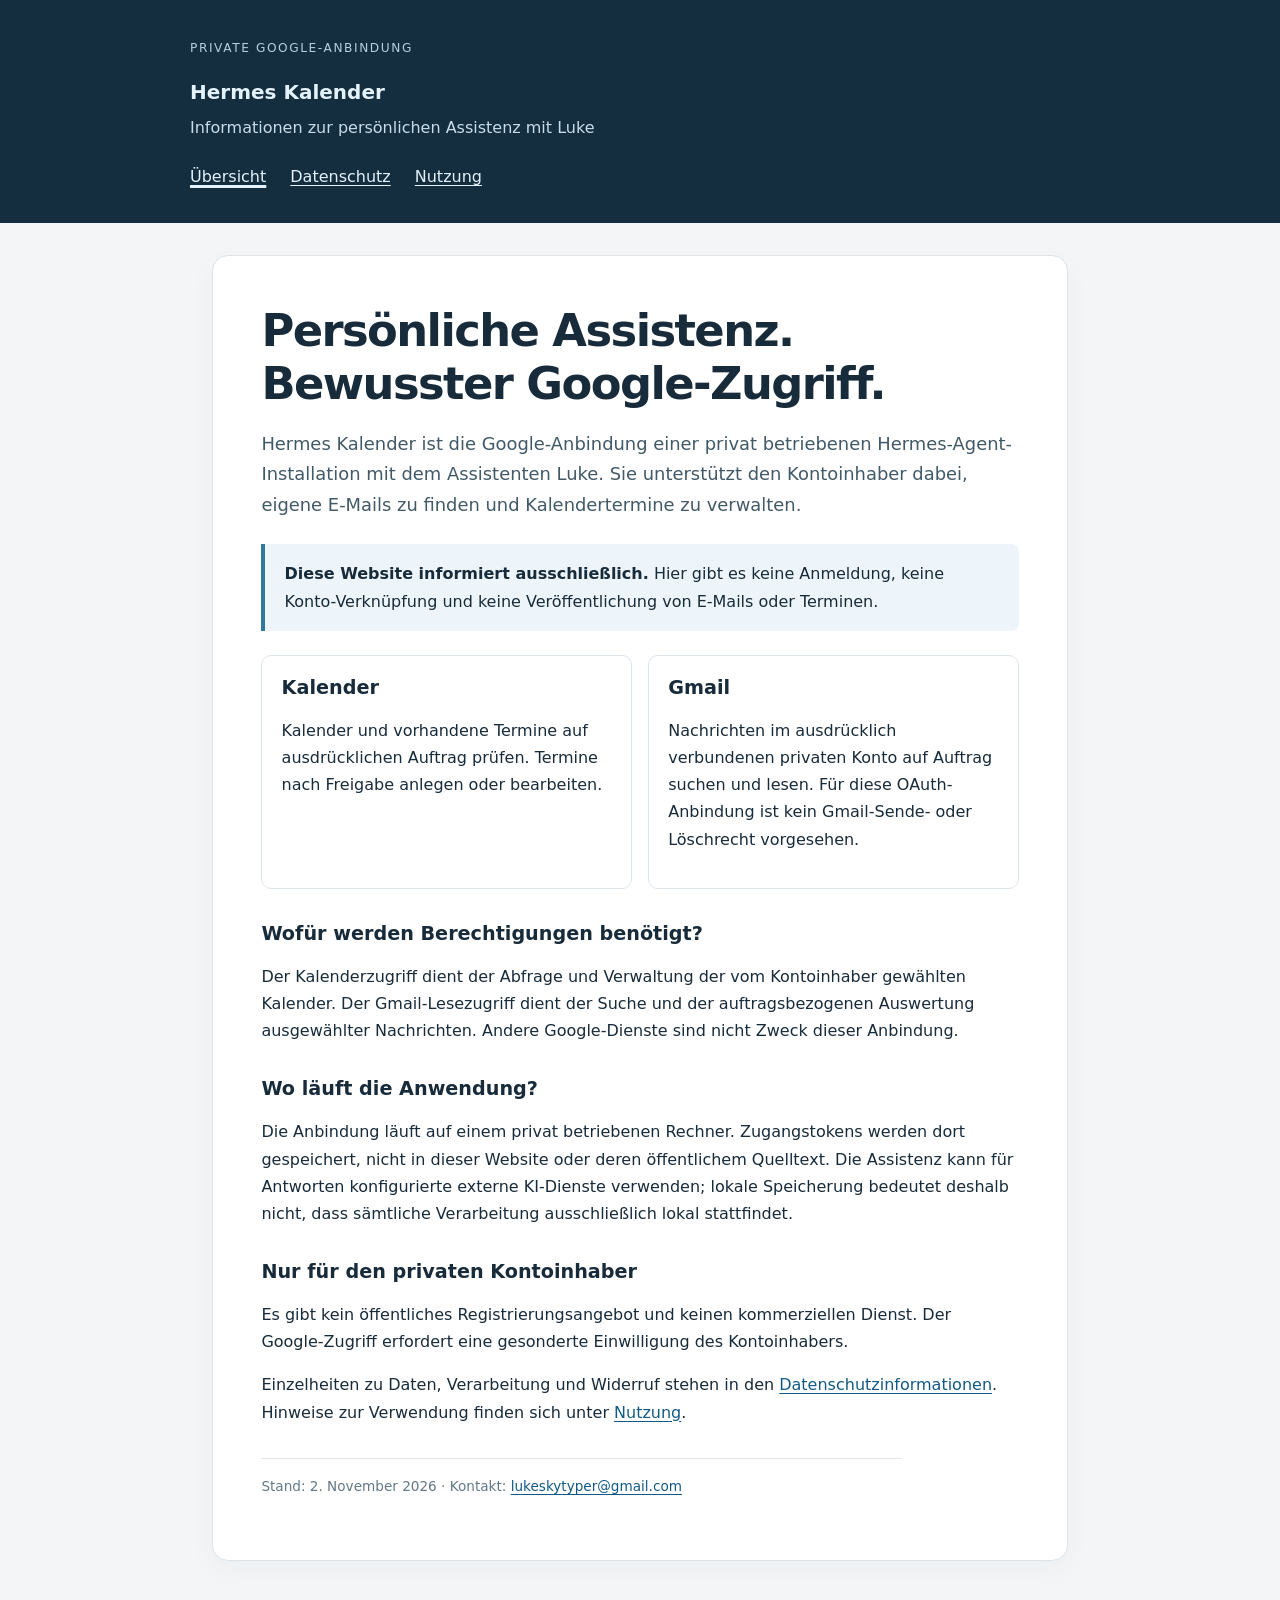
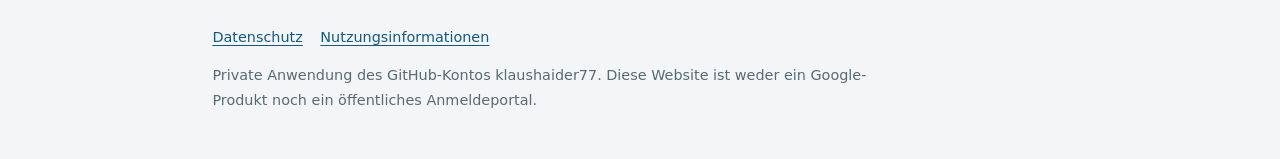
<file: index.html>
<!doctype html>
<html lang="de"><head><meta charset="utf-8"><meta name="viewport" content="width=device-width,initial-scale=1"><meta name="description" content="Übersicht – Informationen zur privaten Google-Anbindung Hermes Kalender."><meta name="referrer" content="no-referrer"><title>Übersicht · Hermes Kalender</title><link rel="canonical" href="https://klaushaider77.github.io/luke-google-info/index.html"><link rel="stylesheet" href="style.css"></head>
<body><header><div class="eyebrow">Private Google-Anbindung</div><a class="brand" href="index.html">Hermes Kalender</a><p>Informationen zur persönlichen Assistenz mit Luke</p><nav aria-label="Hauptnavigation"><a href="index.html" aria-current="page">Übersicht</a><a href="privacy.html">Datenschutz</a><a href="terms.html">Nutzung</a></nav></header><main id="inhalt"><article><h1>Persönliche Assistenz.<br>Bewusster Google-Zugriff.</h1>
<p class="lead">Hermes Kalender ist die Google-Anbindung einer privat betriebenen Hermes-Agent-Installation mit dem Assistenten Luke. Sie unterstützt den Kontoinhaber dabei, eigene E-Mails zu finden und Kalendertermine zu verwalten.</p>
<div class="notice"><strong>Diese Website informiert ausschließlich.</strong> Hier gibt es keine Anmeldung, keine Konto-Verknüpfung und keine Veröffentlichung von E-Mails oder Terminen.</div>
<div class="grid"><section class="card"><h2>Kalender</h2><p>Kalender und vorhandene Termine auf ausdrücklichen Auftrag prüfen. Termine nach Freigabe anlegen oder bearbeiten.</p></section><section class="card"><h2>Gmail</h2><p>Nachrichten im ausdrücklich verbundenen privaten Konto auf Auftrag suchen und lesen. Für diese OAuth-Anbindung ist kein Gmail-Sende- oder Löschrecht vorgesehen.</p></section></div>
<h2>Wofür werden Berechtigungen benötigt?</h2><p>Der Kalenderzugriff dient der Abfrage und Verwaltung der vom Kontoinhaber gewählten Kalender. Der Gmail-Lesezugriff dient der Suche und der auftragsbezogenen Auswertung ausgewählter Nachrichten. Andere Google-Dienste sind nicht Zweck dieser Anbindung.</p>
<h2>Wo läuft die Anwendung?</h2><p>Die Anbindung läuft auf einem privat betriebenen Rechner. Zugangstokens werden dort gespeichert, nicht in dieser Website oder deren öffentlichem Quelltext. Die Assistenz kann für Antworten konfigurierte externe KI-Dienste verwenden; lokale Speicherung bedeutet deshalb nicht, dass sämtliche Verarbeitung ausschließlich lokal stattfindet.</p>
<h2>Nur für den privaten Kontoinhaber</h2><p>Es gibt kein öffentliches Registrierungsangebot und keinen kommerziellen Dienst. Der Google-Zugriff erfordert eine gesonderte Einwilligung des Kontoinhabers.</p><p>Einzelheiten zu Daten, Verarbeitung und Widerruf stehen in den <a href="privacy.html">Datenschutzinformationen</a>. Hinweise zur Verwendung finden sich unter <a href="terms.html">Nutzung</a>.</p><p class="stamp">Stand: 2. November 2026 · Kontakt: <a href="mailto:lukeskytyper@gmail.com">lukeskytyper@gmail.com</a></p></article></main><footer><a href="privacy.html">Datenschutz</a><a href="terms.html">Nutzungsinformationen</a><p>Private Anwendung des GitHub-Kontos klaushaider77. Diese Website ist weder ein Google-Produkt noch ein öffentliches Anmeldeportal.</p></footer></body></html>
</file>
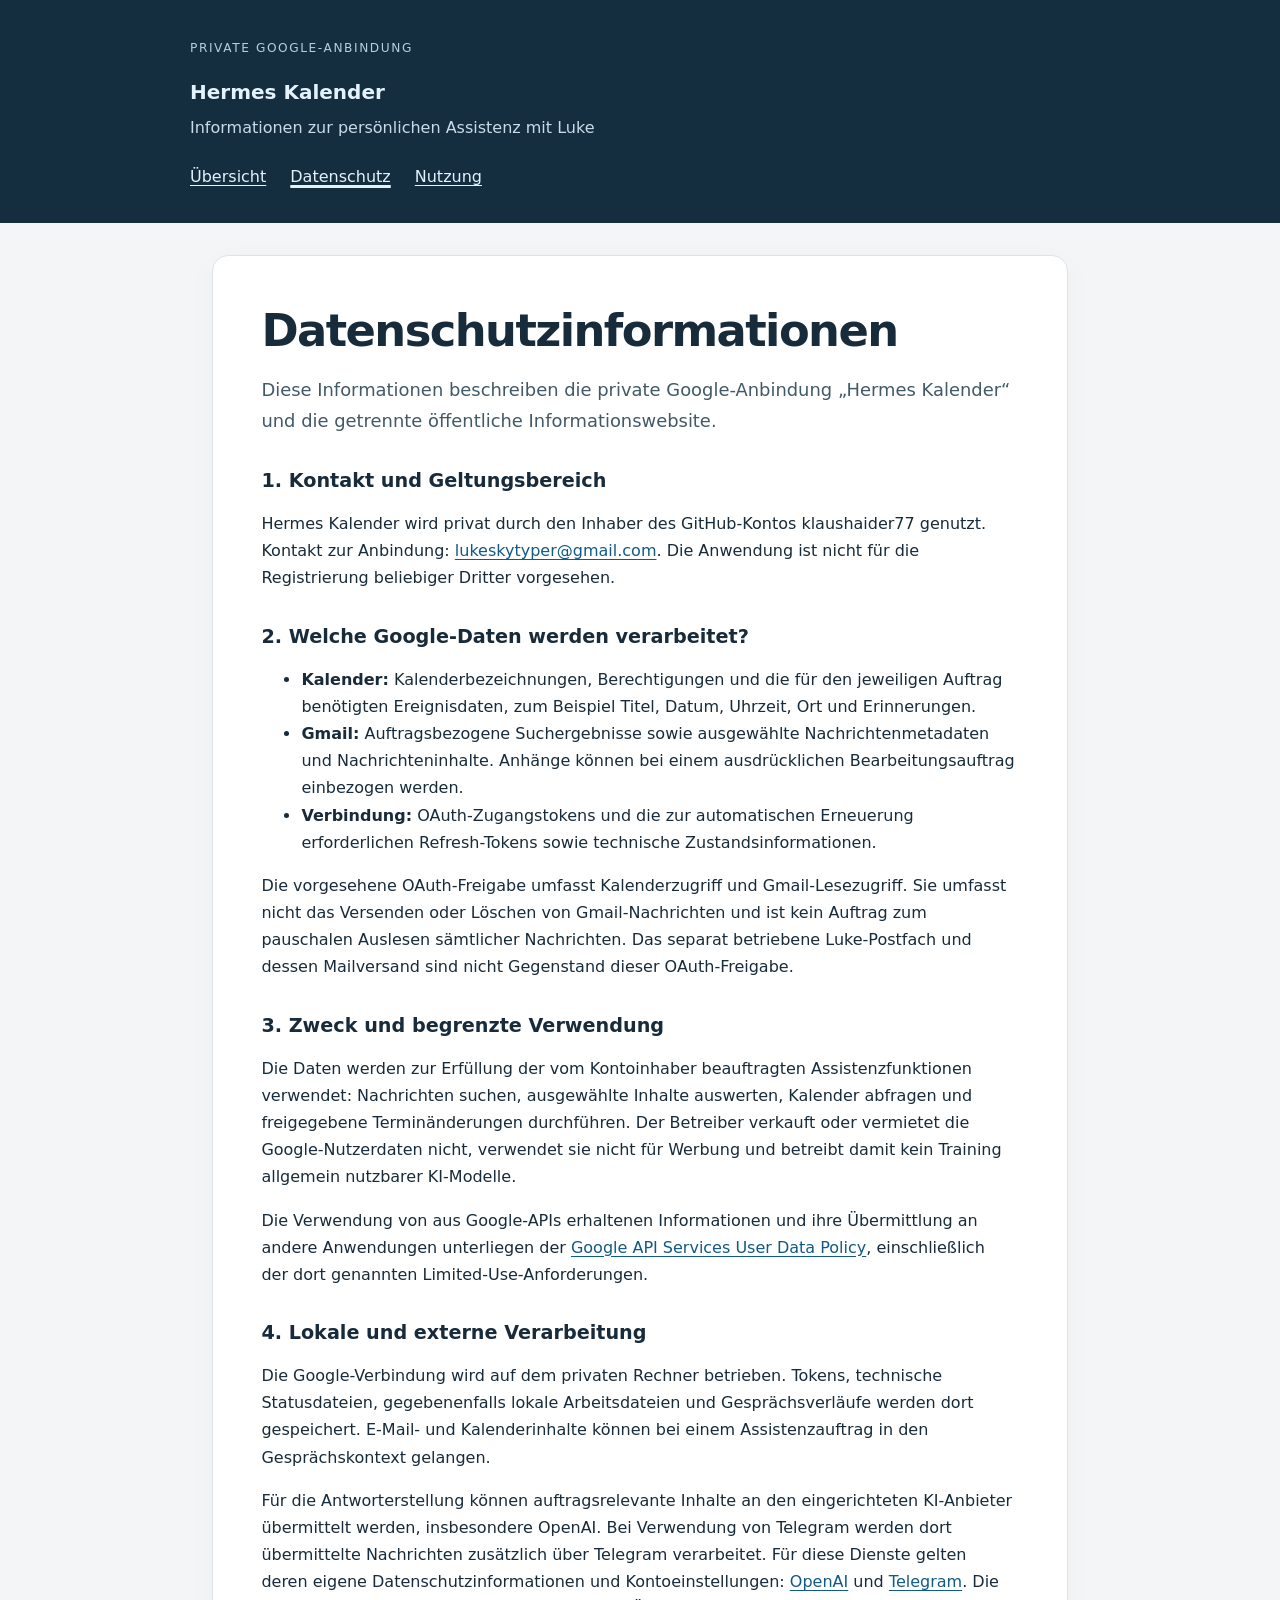
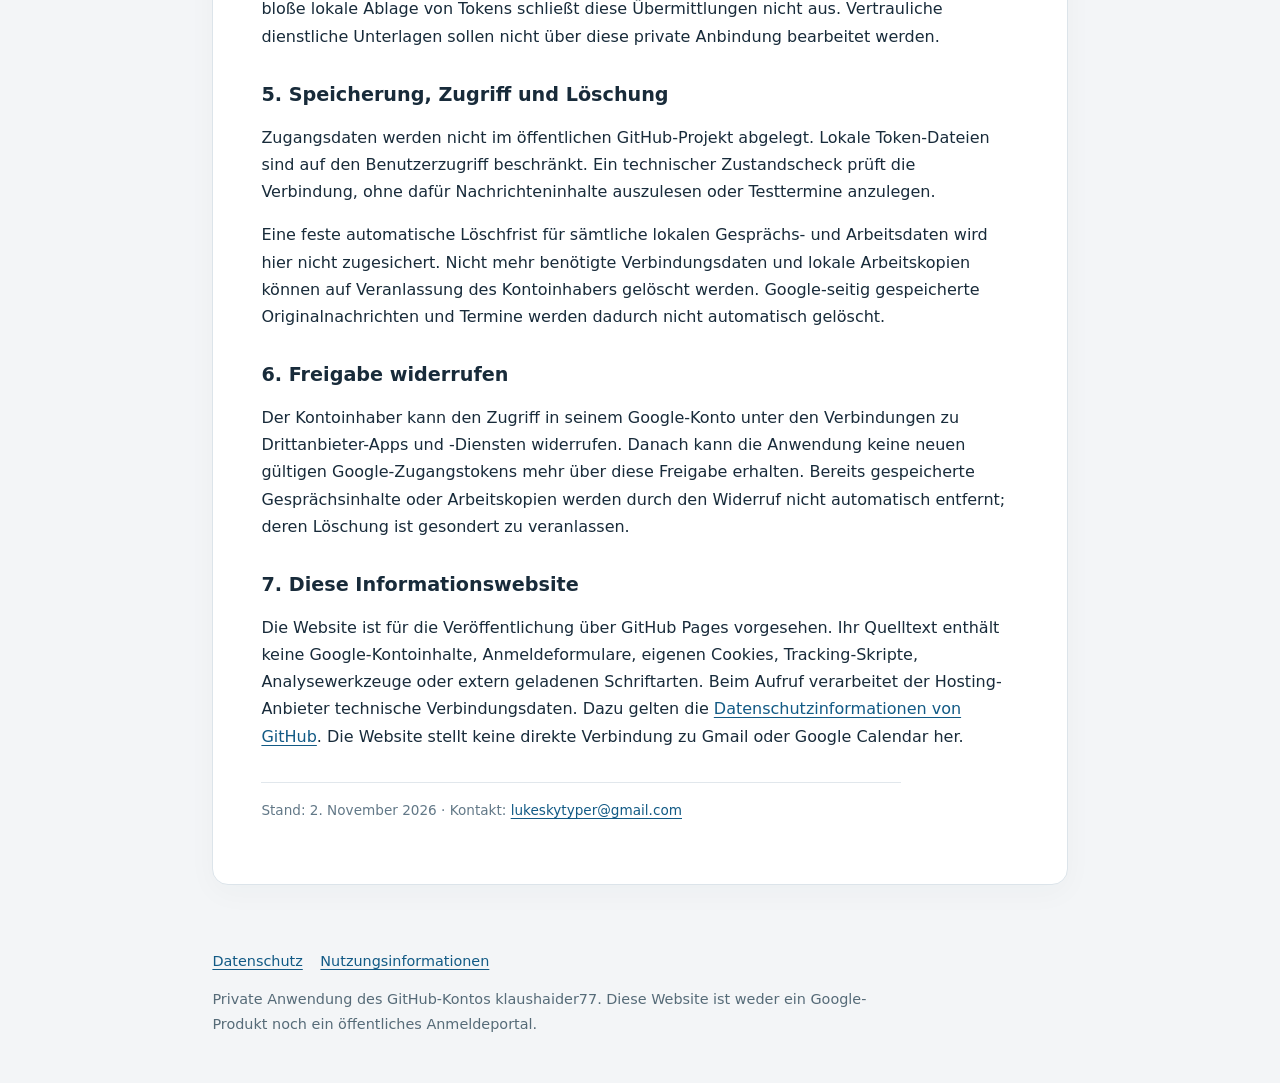
<file: privacy.html>
<!doctype html>
<html lang="de"><head><meta charset="utf-8"><meta name="viewport" content="width=device-width,initial-scale=1"><meta name="description" content="Datenschutz – Informationen zur privaten Google-Anbindung Hermes Kalender."><meta name="referrer" content="no-referrer"><title>Datenschutz · Hermes Kalender</title><link rel="canonical" href="https://klaushaider77.github.io/luke-google-info/privacy.html"><link rel="stylesheet" href="style.css"></head>
<body><header><div class="eyebrow">Private Google-Anbindung</div><a class="brand" href="index.html">Hermes Kalender</a><p>Informationen zur persönlichen Assistenz mit Luke</p><nav aria-label="Hauptnavigation"><a href="index.html">Übersicht</a><a href="privacy.html" aria-current="page">Datenschutz</a><a href="terms.html">Nutzung</a></nav></header><main id="inhalt"><article><h1>Datenschutzinformationen</h1><p class="lead">Diese Informationen beschreiben die private Google-Anbindung „Hermes Kalender“ und die getrennte öffentliche Informationswebsite.</p>
<h2>1. Kontakt und Geltungsbereich</h2><p>Hermes Kalender wird privat durch den Inhaber des GitHub-Kontos klaushaider77 genutzt. Kontakt zur Anbindung: <a href="mailto:lukeskytyper@gmail.com">lukeskytyper@gmail.com</a>. Die Anwendung ist nicht für die Registrierung beliebiger Dritter vorgesehen.</p>
<h2>2. Welche Google-Daten werden verarbeitet?</h2><ul><li><strong>Kalender:</strong> Kalenderbezeichnungen, Berechtigungen und die für den jeweiligen Auftrag benötigten Ereignisdaten, zum Beispiel Titel, Datum, Uhrzeit, Ort und Erinnerungen.</li><li><strong>Gmail:</strong> Auftragsbezogene Suchergebnisse sowie ausgewählte Nachrichtenmetadaten und Nachrichteninhalte. Anhänge können bei einem ausdrücklichen Bearbeitungsauftrag einbezogen werden.</li><li><strong>Verbindung:</strong> OAuth-Zugangstokens und die zur automatischen Erneuerung erforderlichen Refresh-Tokens sowie technische Zustandsinformationen.</li></ul><p>Die vorgesehene OAuth-Freigabe umfasst Kalenderzugriff und Gmail-Lesezugriff. Sie umfasst nicht das Versenden oder Löschen von Gmail-Nachrichten und ist kein Auftrag zum pauschalen Auslesen sämtlicher Nachrichten. Das separat betriebene Luke-Postfach und dessen Mailversand sind nicht Gegenstand dieser OAuth-Freigabe.</p>
<h2>3. Zweck und begrenzte Verwendung</h2><p>Die Daten werden zur Erfüllung der vom Kontoinhaber beauftragten Assistenzfunktionen verwendet: Nachrichten suchen, ausgewählte Inhalte auswerten, Kalender abfragen und freigegebene Terminänderungen durchführen. Der Betreiber verkauft oder vermietet die Google-Nutzerdaten nicht, verwendet sie nicht für Werbung und betreibt damit kein Training allgemein nutzbarer KI-Modelle.</p>
<p>Die Verwendung von aus Google-APIs erhaltenen Informationen und ihre Übermittlung an andere Anwendungen unterliegen der <a href="https://developers.google.com/terms/api-services-user-data-policy" rel="noreferrer">Google API Services User Data Policy</a>, einschließlich der dort genannten Limited-Use-Anforderungen.</p>
<h2>4. Lokale und externe Verarbeitung</h2><p>Die Google-Verbindung wird auf dem privaten Rechner betrieben. Tokens, technische Statusdateien, gegebenenfalls lokale Arbeitsdateien und Gesprächsverläufe werden dort gespeichert. E-Mail- und Kalenderinhalte können bei einem Assistenzauftrag in den Gesprächskontext gelangen.</p><p>Für die Antworterstellung können auftragsrelevante Inhalte an den eingerichteten KI-Anbieter übermittelt werden, insbesondere OpenAI. Bei Verwendung von Telegram werden dort übermittelte Nachrichten zusätzlich über Telegram verarbeitet. Für diese Dienste gelten deren eigene Datenschutzinformationen und Kontoeinstellungen: <a href="https://openai.com/policies/privacy-policy/" rel="noreferrer">OpenAI</a> und <a href="https://telegram.org/privacy" rel="noreferrer">Telegram</a>. Die bloße lokale Ablage von Tokens schließt diese Übermittlungen nicht aus. Vertrauliche dienstliche Unterlagen sollen nicht über diese private Anbindung bearbeitet werden.</p>
<h2>5. Speicherung, Zugriff und Löschung</h2><p>Zugangsdaten werden nicht im öffentlichen GitHub-Projekt abgelegt. Lokale Token-Dateien sind auf den Benutzerzugriff beschränkt. Ein technischer Zustandscheck prüft die Verbindung, ohne dafür Nachrichteninhalte auszulesen oder Testtermine anzulegen.</p><p>Eine feste automatische Löschfrist für sämtliche lokalen Gesprächs- und Arbeitsdaten wird hier nicht zugesichert. Nicht mehr benötigte Verbindungsdaten und lokale Arbeitskopien können auf Veranlassung des Kontoinhabers gelöscht werden. Google-seitig gespeicherte Originalnachrichten und Termine werden dadurch nicht automatisch gelöscht.</p>
<h2>6. Freigabe widerrufen</h2><p>Der Kontoinhaber kann den Zugriff in seinem Google-Konto unter den Verbindungen zu Drittanbieter-Apps und -Diensten widerrufen. Danach kann die Anwendung keine neuen gültigen Google-Zugangstokens mehr über diese Freigabe erhalten. Bereits gespeicherte Gesprächsinhalte oder Arbeitskopien werden durch den Widerruf nicht automatisch entfernt; deren Löschung ist gesondert zu veranlassen.</p>
<h2>7. Diese Informationswebsite</h2><p>Die Website ist für die Veröffentlichung über GitHub Pages vorgesehen. Ihr Quelltext enthält keine Google-Kontoinhalte, Anmeldeformulare, eigenen Cookies, Tracking-Skripte, Analysewerkzeuge oder extern geladenen Schriftarten. Beim Aufruf verarbeitet der Hosting-Anbieter technische Verbindungsdaten. Dazu gelten die <a href="https://docs.github.com/en/site-policy/privacy-policies/github-general-privacy-statement" rel="noreferrer">Datenschutzinformationen von GitHub</a>. Die Website stellt keine direkte Verbindung zu Gmail oder Google Calendar her.</p><p class="stamp">Stand: 2. November 2026 · Kontakt: <a href="mailto:lukeskytyper@gmail.com">lukeskytyper@gmail.com</a></p></article></main><footer><a href="privacy.html">Datenschutz</a><a href="terms.html">Nutzungsinformationen</a><p>Private Anwendung des GitHub-Kontos klaushaider77. Diese Website ist weder ein Google-Produkt noch ein öffentliches Anmeldeportal.</p></footer></body></html>
</file>
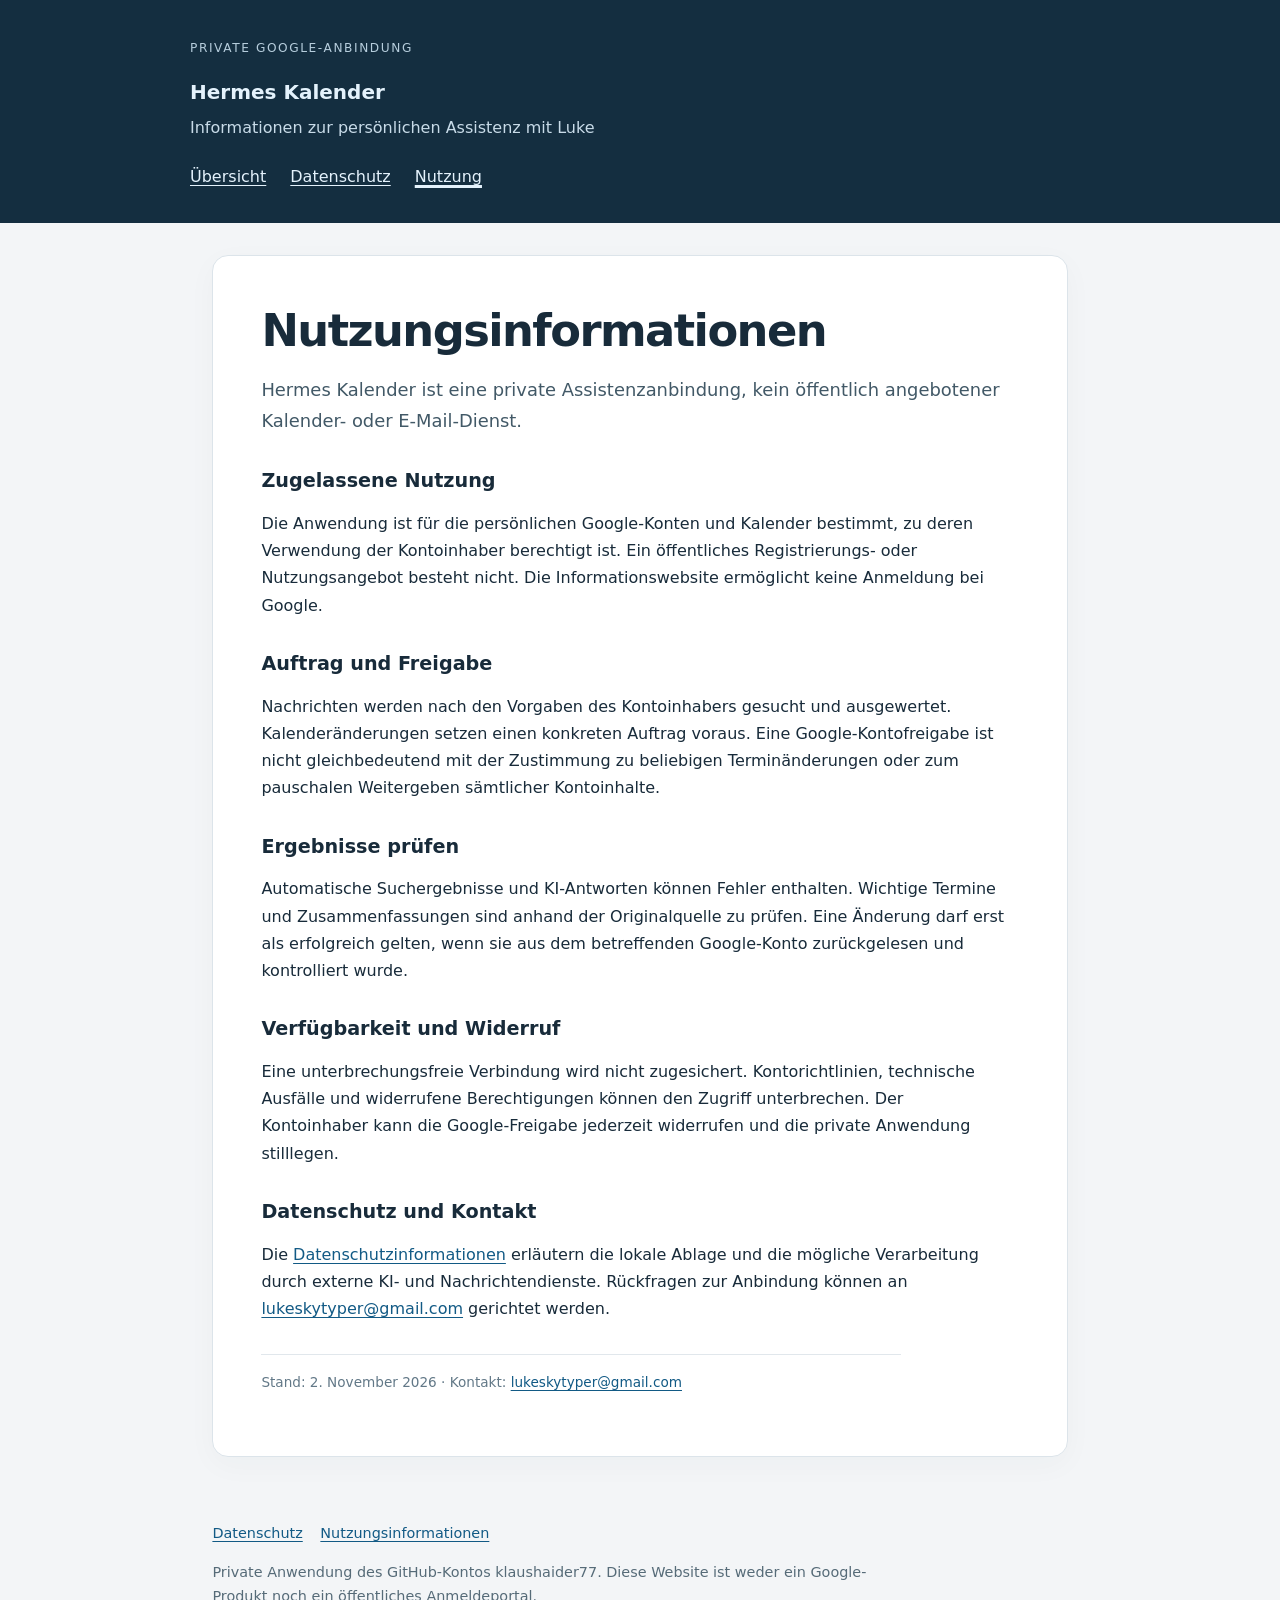
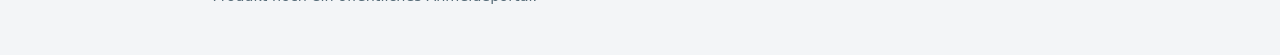
<file: terms.html>
<!doctype html>
<html lang="de"><head><meta charset="utf-8"><meta name="viewport" content="width=device-width,initial-scale=1"><meta name="description" content="Nutzungsinformationen – Informationen zur privaten Google-Anbindung Hermes Kalender."><meta name="referrer" content="no-referrer"><title>Nutzungsinformationen · Hermes Kalender</title><link rel="canonical" href="https://klaushaider77.github.io/luke-google-info/terms.html"><link rel="stylesheet" href="style.css"></head>
<body><header><div class="eyebrow">Private Google-Anbindung</div><a class="brand" href="index.html">Hermes Kalender</a><p>Informationen zur persönlichen Assistenz mit Luke</p><nav aria-label="Hauptnavigation"><a href="index.html">Übersicht</a><a href="privacy.html">Datenschutz</a><a href="terms.html" aria-current="page">Nutzung</a></nav></header><main id="inhalt"><article><h1>Nutzungsinformationen</h1><p class="lead">Hermes Kalender ist eine private Assistenzanbindung, kein öffentlich angebotener Kalender- oder E-Mail-Dienst.</p>
<h2>Zugelassene Nutzung</h2><p>Die Anwendung ist für die persönlichen Google-Konten und Kalender bestimmt, zu deren Verwendung der Kontoinhaber berechtigt ist. Ein öffentliches Registrierungs- oder Nutzungsangebot besteht nicht. Die Informationswebsite ermöglicht keine Anmeldung bei Google.</p>
<h2>Auftrag und Freigabe</h2><p>Nachrichten werden nach den Vorgaben des Kontoinhabers gesucht und ausgewertet. Kalenderänderungen setzen einen konkreten Auftrag voraus. Eine Google-Kontofreigabe ist nicht gleichbedeutend mit der Zustimmung zu beliebigen Terminänderungen oder zum pauschalen Weitergeben sämtlicher Kontoinhalte.</p>
<h2>Ergebnisse prüfen</h2><p>Automatische Suchergebnisse und KI-Antworten können Fehler enthalten. Wichtige Termine und Zusammenfassungen sind anhand der Originalquelle zu prüfen. Eine Änderung darf erst als erfolgreich gelten, wenn sie aus dem betreffenden Google-Konto zurückgelesen und kontrolliert wurde.</p>
<h2>Verfügbarkeit und Widerruf</h2><p>Eine unterbrechungsfreie Verbindung wird nicht zugesichert. Kontorichtlinien, technische Ausfälle und widerrufene Berechtigungen können den Zugriff unterbrechen. Der Kontoinhaber kann die Google-Freigabe jederzeit widerrufen und die private Anwendung stilllegen.</p>
<h2>Datenschutz und Kontakt</h2><p>Die <a href="privacy.html">Datenschutzinformationen</a> erläutern die lokale Ablage und die mögliche Verarbeitung durch externe KI- und Nachrichtendienste. Rückfragen zur Anbindung können an <a href="mailto:lukeskytyper@gmail.com">lukeskytyper@gmail.com</a> gerichtet werden.</p><p class="stamp">Stand: 2. November 2026 · Kontakt: <a href="mailto:lukeskytyper@gmail.com">lukeskytyper@gmail.com</a></p></article></main><footer><a href="privacy.html">Datenschutz</a><a href="terms.html">Nutzungsinformationen</a><p>Private Anwendung des GitHub-Kontos klaushaider77. Diese Website ist weder ein Google-Produkt noch ein öffentliches Anmeldeportal.</p></footer></body></html>
</file>
<file: style.css>
*{box-sizing:border-box}html{color-scheme:light;scroll-behavior:smooth}body{margin:0;background:#f3f5f7;color:#182b3a;font-family:system-ui,-apple-system,BlinkMacSystemFont,"Segoe UI",sans-serif;line-height:1.7}a{color:#125a85;text-underline-offset:.2em}a:focus-visible{outline:3px solid #dc962e;outline-offset:5px}header{background:#142e40;color:#fff;padding:2.4rem max(1.4rem,calc((100vw - 900px)/2)) 2rem}header a{color:#e4f2fc}header p{margin:.3rem 0;color:#c8dbe8}.brand{font-size:1.25rem;font-weight:700;text-decoration:none}.eyebrow{text-transform:uppercase;letter-spacing:.13em;font-size:.76rem;color:#b6cddc;margin-bottom:1rem}nav{display:flex;flex-wrap:wrap;gap:.8rem 1.5rem;margin-top:1.4rem}nav a[aria-current=page]{text-decoration-thickness:3px}main{max-width:900px;margin:2rem auto;padding:0 1.4rem 2rem}article{background:#fff;border:1px solid #dce4ea;border-radius:16px;padding:clamp(1.4rem,4vw,3rem);box-shadow:0 8px 30px #17344808}h1{font-size:clamp(1.9rem,5vw,2.8rem);line-height:1.2;letter-spacing:-.035em;margin:0 0 1rem}h2{font-size:1.2rem;line-height:1.35;margin-top:2rem}p,li{max-width:74ch}.lead{font-size:1.12rem;color:#425967}.notice{background:#edf5fa;border-left:4px solid #31789f;padding:1rem 1.2rem;border-radius:0 8px 8px 0;margin:1.5rem 0}.grid{display:grid;grid-template-columns:1fr 1fr;gap:1rem;margin:1.4rem 0}.card{border:1px solid #dce4ea;border-radius:10px;padding:1.2rem}.card h2{margin-top:0}footer{max-width:900px;padding:0 1.4rem 2rem;margin:auto;color:#566b78;font-size:.9rem}footer a{margin-right:1.1rem}.stamp{font-size:.85rem;color:#627887;border-top:1px solid #e1e7ec;margin-top:2rem;padding-top:1rem}@media(max-width:600px){.grid{grid-template-columns:1fr}header{padding-top:1.6rem}main{margin-top:1rem}}
</file>
